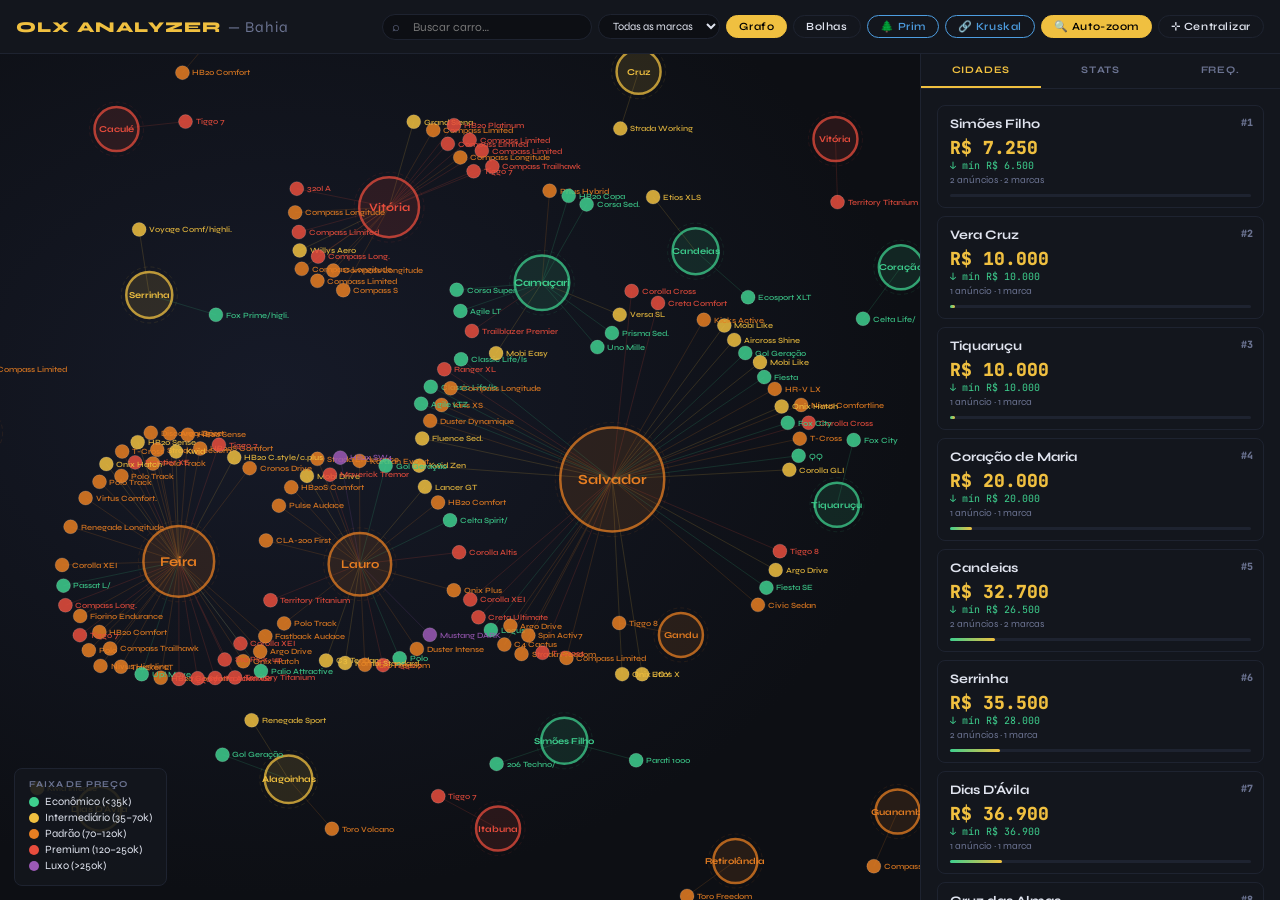
<file: index.html>
<!doctype html>
<html lang="pt-BR">
  <head>
    <meta charset="UTF-8" />
    <meta
      name="viewport"
      content="width=device-width, initial-scale=1.0, maximum-scale=5.0"
    />
    <meta name="theme-color" content="#0d0f14" />
    <title>OLX Car Analyzer — Bahia</title>
    <script src="js/d3.min.js" defer></script>
    <script src="dados_olx.js" defer></script>
    <script src="js/script.js" defer></script>
    <link rel="stylesheet" href="css/styles.css" />
  </head>
  <body>
    <div id="app">
      <header>
        <h1>OLX ANALYZER <span>— Bahia</span></h1>
        <div class="hdr-controls">
          <div class="search-wrap">
            <span class="search-icon">⌕</span>
            <input type="text" id="searchInput" placeholder="Buscar carro…" />
            <div id="searchResults"></div>
          </div>
          <select id="filterBrand" class="pill-sel">
            <option value="">Todas as marcas</option>
          </select>
          <button class="pill active" data-mode="grafo">Grafo</button>
          <button class="pill" data-mode="bolhas">Bolhas</button>
          <button class="pill pill-algo" id="btnPrim">🌲 Prim</button>
          <button class="pill pill-algo" id="btnKruskal">🔗 Kruskal</button>
          <button
            class="pill active"
            id="btnZoomLock"
            title="Ativar/desativar zoom automático ao clicar numa cidade"
          >
            🔍 Auto-zoom
          </button>
          <button
            class="pill"
            id="btnReset"
            style="display: none; border-color: var(--muted)"
          >
            ✕ Limpar
          </button>
          <button class="pill" id="btnCenter" title="Centralizar grafo">
            ⊹ Centralizar
          </button>
        </div>
      </header>

      <div id="graph-area">
        <svg id="main-svg"></svg>
        <div id="car-detail">
          <span class="cd-close" id="closeDetail">✕</span>
          <div class="cd-marca" id="det-marca"></div>
          <div class="cd-modelo" id="det-modelo"></div>
          <div class="cd-titulo" id="det-titulo"></div>
          <div class="cd-price" id="det-price"></div>
          <div class="cd-row">
            <span class="cd-lbl">Cidade</span
            ><span class="cd-val" id="det-cidade"></span>
          </div>
          <div class="cd-row">
            <span class="cd-lbl">Bairro</span
            ><span class="cd-val" id="det-bairro"></span>
          </div>
          <div class="cd-row">
            <span class="cd-lbl">Ano</span
            ><span class="cd-val" id="det-ano"></span>
          </div>
          <div class="cd-row">
            <span class="cd-lbl">KM</span
            ><span class="cd-val" id="det-km"></span>
          </div>
          <a class="cd-link" id="det-link" target="_blank" rel="nofollow"
            >↗ Ver anúncio na OLX</a
          >
        </div>
        <div id="algo-legend">
          <div class="al-title" id="al-title"></div>
          <div id="al-body"></div>
        </div>
        <div class="tooltip" id="tooltip"></div>
        <div id="legend">
          <div class="leg-title">Faixa de preço</div>
          <div class="leg-row">
            <div class="leg-dot" style="background: #3ecf8e"></div>
            Econômico (&lt;35k)
          </div>
          <div class="leg-row">
            <div class="leg-dot" style="background: #f0c040"></div>
            Intermediário (35–70k)
          </div>
          <div class="leg-row">
            <div class="leg-dot" style="background: #e67e22"></div>
            Padrão (70–120k)
          </div>
          <div class="leg-row">
            <div class="leg-dot" style="background: #e84d3d"></div>
            Premium (120–250k)
          </div>
          <div class="leg-row">
            <div class="leg-dot" style="background: #9b59b6"></div>
            Luxo (&gt;250k)
          </div>
        </div>
      </div>

      <div id="side-panel">
        <div class="section-tab">
          <button class="tab-btn active" data-tab="cidades">Cidades</button>
          <button class="tab-btn" data-tab="estatisticas">Stats</button>
          <button class="tab-btn" data-tab="frequencias">Freq.</button>
        </div>
        <div class="tab-content active" id="tab-cidades"></div>
        <div class="tab-content" id="tab-estatisticas"></div>
        <div class="tab-content" id="tab-frequencias"></div>
      </div>
    </div>
  </body>
</html>
</file>
<file: css/styles.css>
@import url("https://fonts.googleapis.com/css2?family=Syne:wght@400;600;700;800&family=JetBrains+Mono:wght@400;500&display=swap");
:root {
  --bg: #0d0f14;
  --panel: #13161d;
  --border: #1e2330;
  --accent: #f0c040;
  --accent2: #3ecf8e;
  --red: #e84d3d;
  --blue: #4d9de0;
  --text: #e0e4ef;
  --muted: #6b7391;
  --eco: #3ecf8e;
  --inter: #f0c040;
  --padrao: #e67e22;
  --premium: #e84d3d;
  --luxo: #9b59b6;
}
* {
  box-sizing: border-box;
  margin: 0;
  padding: 0;
}
html,
body {
  height: 100%;
  background: var(--bg);
  color: var(--text);
  font-family: "Syne", sans-serif;
  overflow: hidden;
}
#app {
  display: grid;
  grid-template-columns: 1fr 360px;
  grid-template-rows: 54px 1fr;
  height: 100vh;
}

/* Header */
header {
  grid-column: 1/-1;
  display: flex;
  align-items: center;
  padding: 0 16px;
  border-bottom: 1px solid var(--border);
  background: var(--panel);
  gap: 8px;
}
header h1 {
  font-size: 15px;
  font-weight: 800;
  letter-spacing: 0.08em;
  color: var(--accent);
  white-space: nowrap;
}
header h1 span {
  color: var(--muted);
  font-weight: 400;
}
.hdr-controls {
  display: flex;
  align-items: center;
  gap: 6px;
  flex: 1;
  justify-content: flex-end;
  flex-wrap: wrap;
}
.search-wrap {
  position: relative;
}
#searchInput {
  background: var(--bg);
  border: 1px solid var(--border);
  color: var(--text);
  border-radius: 20px;
  font-size: 12px;
  font-family: "Syne", sans-serif;
  padding: 5px 12px 5px 30px;
  width: 210px;
  outline: none;
  transition: border-color 0.18s;
}
#searchInput:focus {
  border-color: var(--accent);
}
.search-icon {
  position: absolute;
  left: 10px;
  top: 50%;
  transform: translateY(-50%);
  color: var(--muted);
  font-size: 13px;
  pointer-events: none;
}
#searchResults {
  position: absolute;
  top: calc(100% + 6px);
  left: 0;
  right: 0;
  z-index: 200;
  background: var(--panel);
  border: 1px solid var(--border);
  border-radius: 10px;
  max-height: 280px;
  overflow-y: auto;
  display: none;
  box-shadow: 0 8px 28px #000c;
}
#searchResults::-webkit-scrollbar {
  width: 4px;
}
#searchResults::-webkit-scrollbar-thumb {
  background: var(--border);
  border-radius: 2px;
}
.sr-item {
  padding: 8px 14px;
  cursor: pointer;
  border-bottom: 1px solid var(--border);
  transition: background 0.12s;
}
.sr-item:last-child {
  border: none;
}
.sr-item:hover {
  background: #1a1e2e;
}
.sr-marca {
  font-size: 10px;
  color: var(--muted);
  font-family: "JetBrains Mono";
}
.sr-modelo {
  font-size: 13px;
  font-weight: 700;
}
.sr-info {
  font-size: 11px;
  color: var(--accent2);
  font-family: "JetBrains Mono";
  margin-top: 2px;
}
.sr-no {
  padding: 14px;
  text-align: center;
  color: var(--muted);
  font-size: 12px;
}
select.pill-sel {
  padding: 4px 10px;
  background: var(--bg);
  border: 1px solid var(--border);
  color: var(--text);
  border-radius: 20px;
  font-size: 11px;
  font-family: "Syne", sans-serif;
  outline: none;
}
.pill {
  padding: 4px 12px;
  border-radius: 20px;
  font-size: 11px;
  font-weight: 600;
  cursor: pointer;
  border: 1px solid var(--border);
  background: transparent;
  color: var(--text);
  font-family: "Syne", sans-serif;
  letter-spacing: 0.05em;
  transition: all 0.18s;
  white-space: nowrap;
}
.pill.active,
.pill:hover {
  background: var(--accent);
  color: #000;
  border-color: var(--accent);
}
.pill-algo {
  border-color: #4d9de0;
  color: #4d9de0;
}
.pill-algo.active,
.pill-algo:hover {
  background: #4d9de0;
  color: #000;
  border-color: #4d9de0;
}
.pill-algo.prim-active {
  background: #3ecf8e !important;
  color: #000 !important;
  border-color: #3ecf8e !important;
}
.pill-algo.kruskal-active {
  background: #9b59b6 !important;
  color: #fff !important;
  border-color: #9b59b6 !important;
}

/* Graph */
#graph-area {
  position: relative;
  overflow: hidden;
  background: radial-gradient(ellipse at 30% 40%, #161a28 0%, var(--bg) 70%);
}
#graph-area svg {
  width: 100%;
  height: 100%;
}

/* Car detail */
#car-detail {
  position: absolute;
  top: 12px;
  left: 12px;
  z-index: 50;
  background: rgba(19, 22, 29, 0.95);
  border: 1px solid var(--accent);
  border-radius: 10px;
  padding: 12px 16px;
  min-width: 230px;
  max-width: 290px;
  backdrop-filter: blur(6px);
  display: none;
}
.cd-close {
  float: right;
  cursor: pointer;
  color: var(--muted);
  font-size: 16px;
  line-height: 1;
}
.cd-marca {
  font-size: 10px;
  color: var(--muted);
  font-family: "JetBrains Mono";
  text-transform: uppercase;
  letter-spacing: 0.08em;
}
.cd-modelo {
  font-size: 18px;
  font-weight: 800;
  color: var(--accent);
  line-height: 1.2;
  margin-bottom: 2px;
}
.cd-titulo {
  font-size: 11px;
  color: var(--muted);
  margin-bottom: 10px;
  line-height: 1.4;
}
.cd-price {
  font-size: 24px;
  font-weight: 800;
  color: var(--accent2);
  font-family: "JetBrains Mono";
  margin-bottom: 10px;
}
.cd-row {
  display: flex;
  justify-content: space-between;
  font-size: 11px;
  padding: 5px 0;
  border-bottom: 1px solid var(--border);
}
.cd-row:last-of-type {
  border: none;
}
.cd-lbl {
  color: var(--muted);
}
.cd-val {
  font-family: "JetBrains Mono";
}
.cd-link {
  display: block;
  margin-top: 10px;
  text-align: center;
  font-size: 11px;
  color: var(--blue);
  text-decoration: none;
  font-family: "JetBrains Mono";
  border: 1px solid var(--blue);
  border-radius: 6px;
  padding: 5px;
  transition: all 0.18s;
}
.cd-link:hover {
  background: var(--blue);
  color: #000;
}

/* Algo legend */
#algo-legend {
  position: absolute;
  top: 12px;
  right: 12px;
  z-index: 50;
  background: rgba(19, 22, 29, 0.93);
  border: 1px solid var(--border);
  border-radius: 10px;
  padding: 12px 14px;
  max-width: 230px;
  display: none;
  font-size: 11px;
  line-height: 1.7;
}
#algo-legend .al-title {
  font-size: 12px;
  font-weight: 800;
  color: var(--accent);
  margin-bottom: 6px;
}
#algo-legend .al-step {
  color: var(--muted);
  font-family: "JetBrains Mono";
  font-size: 10px;
}
#algo-legend .al-cost {
  color: var(--accent2);
  font-weight: 700;
}

.tooltip {
  position: absolute;
  pointer-events: none;
  background: #1a1e2e;
  border: 1px solid var(--border);
  border-radius: 8px;
  padding: 10px 14px;
  font-size: 12px;
  font-family: "JetBrains Mono";
  max-width: 230px;
  line-height: 1.6;
  box-shadow: 0 8px 24px rgba(0, 0, 0, 0.5);
  opacity: 0;
  transition: opacity 0.15s;
  z-index: 100;
}
.tooltip .tt-title {
  font-size: 13px;
  font-weight: 700;
  font-family: "Syne";
  color: var(--accent);
  margin-bottom: 4px;
}

#legend {
  position: absolute;
  bottom: 14px;
  left: 14px;
  background: rgba(19, 22, 29, 0.88);
  border: 1px solid var(--border);
  border-radius: 8px;
  padding: 10px 14px;
  font-size: 11px;
}
#legend .leg-title {
  font-size: 9px;
  font-weight: 700;
  letter-spacing: 0.1em;
  text-transform: uppercase;
  color: var(--muted);
  margin-bottom: 6px;
}
.leg-row {
  display: flex;
  align-items: center;
  gap: 6px;
  margin-bottom: 3px;
}
.leg-dot {
  width: 10px;
  height: 10px;
  border-radius: 50%;
  flex-shrink: 0;
}

/* Side panel */
#side-panel {
  border-left: 1px solid var(--border);
  background: var(--panel);
  display: flex;
  flex-direction: column;
  height: 100%;
  overflow: hidden;
}
#side-panel::-webkit-scrollbar {
  width: 4px;
}
#side-panel::-webkit-scrollbar-thumb {
  background: var(--border);
  border-radius: 2px;
}
.section-tab {
  display: flex;
  border-bottom: 1px solid var(--border);
  background: var(--panel);
  flex-shrink: 0;
}
.tab-btn {
  flex: 1;
  padding: 10px;
  font-size: 10px;
  font-weight: 700;
  letter-spacing: 0.08em;
  text-transform: uppercase;
  cursor: pointer;
  border: none;
  background: none;
  color: var(--muted);
  font-family: "Syne", sans-serif;
  border-bottom: 2px solid transparent;
  transition: all 0.18s;
}
.tab-btn.active {
  color: var(--accent);
  border-bottom-color: var(--accent);
}
.tab-content {
  display: none;
  padding: 16px;
  flex: 1;
  overflow-y: auto;
  overflow-x: hidden;
}

.tab-content.active {
  display: block;
}

.tab-content::-webkit-scrollbar {
  width: 5px;
}

.tab-content::-webkit-scrollbar-track {
  background: transparent;
}

.tab-content::-webkit-scrollbar-thumb {
  background: var(--border);
  border-radius: 10px;
}

.tab-content::-webkit-scrollbar-thumb:hover {
  background: var(--accent);
}
.city-card {
  border: 1px solid var(--border);
  border-radius: 8px;
  padding: 10px 12px;
  margin-bottom: 8px;
  cursor: pointer;
  transition: all 0.18s;
  position: relative;
}
.city-card:hover,
.city-card.selected {
  border-color: var(--accent);
  background: #1a1e2e;
}
.cc-name {
  font-size: 13px;
  font-weight: 700;
  margin-bottom: 4px;
}
.cc-price {
  font-size: 18px;
  font-weight: 800;
  color: var(--accent);
  font-family: "JetBrains Mono";
}
.cc-min {
  font-size: 10px;
  color: var(--accent2);
  font-family: "JetBrains Mono";
}
.cc-count {
  font-size: 10px;
  color: var(--muted);
  margin-top: 2px;
}
.cc-bar {
  height: 3px;
  border-radius: 2px;
  margin-top: 8px;
  background: var(--border);
}
.cc-bar-fill {
  height: 100%;
  border-radius: 2px;
  background: linear-gradient(90deg, var(--accent2), var(--accent));
}
.rank-badge {
  position: absolute;
  right: 10px;
  top: 10px;
  font-size: 10px;
  font-weight: 800;
  color: var(--muted);
  font-family: "JetBrains Mono";
}
.stat-row {
  display: flex;
  justify-content: space-between;
  align-items: baseline;
  padding: 6px 0;
  border-bottom: 1px solid var(--border);
  font-size: 12px;
}
.stat-row:last-child {
  border: none;
}
.stat-label {
  color: var(--muted);
}
.stat-val {
  font-family: "JetBrains Mono";
  font-weight: 600;
}
.stat-val.green {
  color: var(--eco);
}
.stat-val.yellow {
  color: var(--accent);
}
.stat-val.red {
  color: var(--red);
}
.sec-hdr {
  font-size: 10px;
  font-weight: 700;
  letter-spacing: 0.1em;
  text-transform: uppercase;
  color: var(--muted);
  padding: 12px 0 6px;
  border-bottom: 1px solid var(--border);
  margin-bottom: 10px;
}
.freq-row {
  display: flex;
  align-items: center;
  gap: 8px;
  margin-bottom: 6px;
  font-size: 11px;
}
.freq-label {
  width: 88px;
  color: var(--muted);
  white-space: nowrap;
  overflow: hidden;
  text-overflow: ellipsis;
  font-family: "JetBrains Mono";
}
.freq-track {
  flex: 1;
  background: var(--border);
  border-radius: 2px;
  height: 10px;
  overflow: hidden;
}

.freq-fill {
  height: 100%;
  border-radius: 2px;
  max-width: 100%;
}
.freq-count {
  width: 24px;
  text-align: right;
  color: var(--muted);
  font-family: "JetBrains Mono";
}
.faixa-badge {
  display: inline-block;
  padding: 2px 7px;
  border-radius: 4px;
  font-size: 9px;
  font-weight: 700;
  letter-spacing: 0.06em;
  text-transform: uppercase;
  font-family: "JetBrains Mono";
}
.f-eco {
  background: #1a3d2e;
  color: var(--eco);
}
.f-inter {
  background: #3d3210;
  color: var(--inter);
}
.f-pad {
  background: #3d2a10;
  color: var(--padrao);
}
.f-prem {
  background: #3d1a1a;
  color: var(--premium);
}
.f-luxo {
  background: #2a1a3d;
  color: var(--luxo);
}
.no-data {
  color: var(--muted);
  font-size: 12px;
  padding: 20px 0;
  text-align: center;
}
.data-warn {
  background: #3d3210;
  border: 1px solid var(--inter);
  border-radius: 8px;
  padding: 16px;
  margin: 40px auto;
  max-width: 440px;
  font-size: 12px;
  color: var(--inter);
  text-align: center;
  line-height: 1.7;
}
.data-warn code {
  background: #0007;
  padding: 2px 6px;
  border-radius: 4px;
}
.cheap-row:hover .stat-val {
  color: var(--accent2) !important;
}

/* ── Botão zoom lock ── */
#btnZoomLock {
  border-color: var(--muted);
  color: var(--muted);
}
#btnZoomLock.active {
  background: var(--accent);
  color: #000;
  border-color: var(--accent);
}
#btnZoomLock:not(.active):hover {
  background: rgba(107, 115, 145, 0.18);
  color: var(--text);
}

/* ── Card-botão do carro mais barato na aba Freq ── */
.cheap-btn {
  display: inline-flex;
  align-items: center;
  gap: 6px;
  background: rgba(62, 207, 142, 0.08);
  border: 1px solid rgba(62, 207, 142, 0.25);
  border-radius: 6px;
  padding: 4px 10px 4px 8px;
  cursor: pointer;
  color: var(--eco);
  font-family: "JetBrains Mono", monospace;
  font-size: 10px;
  font-weight: 600;
  text-align: left;
  transition:
    background 0.15s,
    border-color 0.15s,
    color 0.15s,
    transform 0.1s;
  white-space: nowrap;
  overflow: hidden;
  text-overflow: ellipsis;
  max-width: 190px;
  line-height: 1.3;
}
.cheap-btn::before {
  content: "↗";
  font-size: 11px;
  flex-shrink: 0;
  opacity: 0.7;
}
.cheap-btn:hover {
  background: rgba(62, 207, 142, 0.18);
  border-color: var(--eco);
  color: #fff;
  transform: translateY(-1px);
}
.cheap-btn:active {
  transform: translateY(0);
}

/* ═══════════════════════════════════════════════════════════════════
   MOBILE  (≤ 768px) — layout empilhado, painel deslizante inferior
   ═══════════════════════════════════════════════════════════════════ */
@media (max-width: 768px) {
  html,
  body {
    overflow: hidden;
    touch-action: pan-x pan-y;
  }

  #app {
    grid-template-columns: 1fr;
    grid-template-rows: auto 1fr auto;
    height: 100dvh;
  }

  /* ── Header ── */
  header {
    flex-wrap: wrap;
    height: auto;
    padding: 8px 12px;
    gap: 6px;
  }
  header h1 {
    font-size: 13px;
  }
  .hdr-controls {
    width: 100%;
    justify-content: flex-start;
    gap: 5px;
    overflow-x: auto;
    padding-bottom: 2px;
    flex-wrap: nowrap;
    scrollbar-width: none;
  }
  .hdr-controls::-webkit-scrollbar {
    display: none;
  }
  #searchInput {
    width: 150px;
    font-size: 11px;
  }
  .pill,
  select.pill-sel {
    font-size: 10px;
    padding: 3px 9px;
  }

  /* ── Graph ocupa toda a tela disponível ── */
  #graph-area {
    grid-column: 1;
    grid-row: 2;
    position: relative;
  }

  /* ── Side panel: drawer deslizante no bottom ── */
  #side-panel {
    grid-column: 1;
    grid-row: 3;
    border-left: none;
    border-top: 1px solid var(--border);
    height: 42vh;
    max-height: 42vh;
    overflow: hidden;
    display: flex;
    flex-direction: column;
    /* Permite arrastar para expandir */
    resize: vertical;
  }

  .tab-content {
    padding: 10px 12px;
  }

  /* ── Car detail card: full-width no mobile ── */
  #car-detail {
    top: auto;
    bottom: 44vh; /* logo acima do painel */
    left: 8px;
    right: 8px;
    max-width: none;
    min-width: 0;
  }

  /* ── Algo legend: full-width ── */
  #algo-legend {
    top: auto;
    bottom: calc(44vh + 8px);
    right: 8px;
    left: auto;
    max-width: 220px;
  }

  /* ── Legenda de preço: ícones menores ── */
  #legend {
    bottom: calc(44vh + 8px);
    left: 8px;
    padding: 7px 10px;
    font-size: 9px;
  }
  .leg-dot {
    width: 8px;
    height: 8px;
  }

  /* ── Tooltip: maior área de toque ── */
  .tooltip {
    font-size: 11px;
    max-width: 190px;
  }

  /* ── Tabs ── */
  .tab-btn {
    font-size: 9px;
    padding: 8px 4px;
  }

  /* ── City cards menores ── */
  .cc-price {
    font-size: 15px;
  }
  .city-card {
    padding: 8px 10px;
  }

  /* ── Botões cheap: largura total ── */
  .cheap-btn {
    max-width: 100%;
  }
}

/* Telas muito pequenas (≤ 480px) */
@media (max-width: 480px) {
  #searchInput {
    width: 120px;
  }
  header h1 span {
    display: none;
  } /* esconde "— Bahia" */
  #side-panel {
    height: 38vh;
    max-height: 38vh;
  }
  #car-detail {
    bottom: 40vh;
  }
  #legend {
    bottom: calc(40vh + 8px);
  }
  #algo-legend {
    bottom: calc(40vh + 8px);
  }
}
</file>
